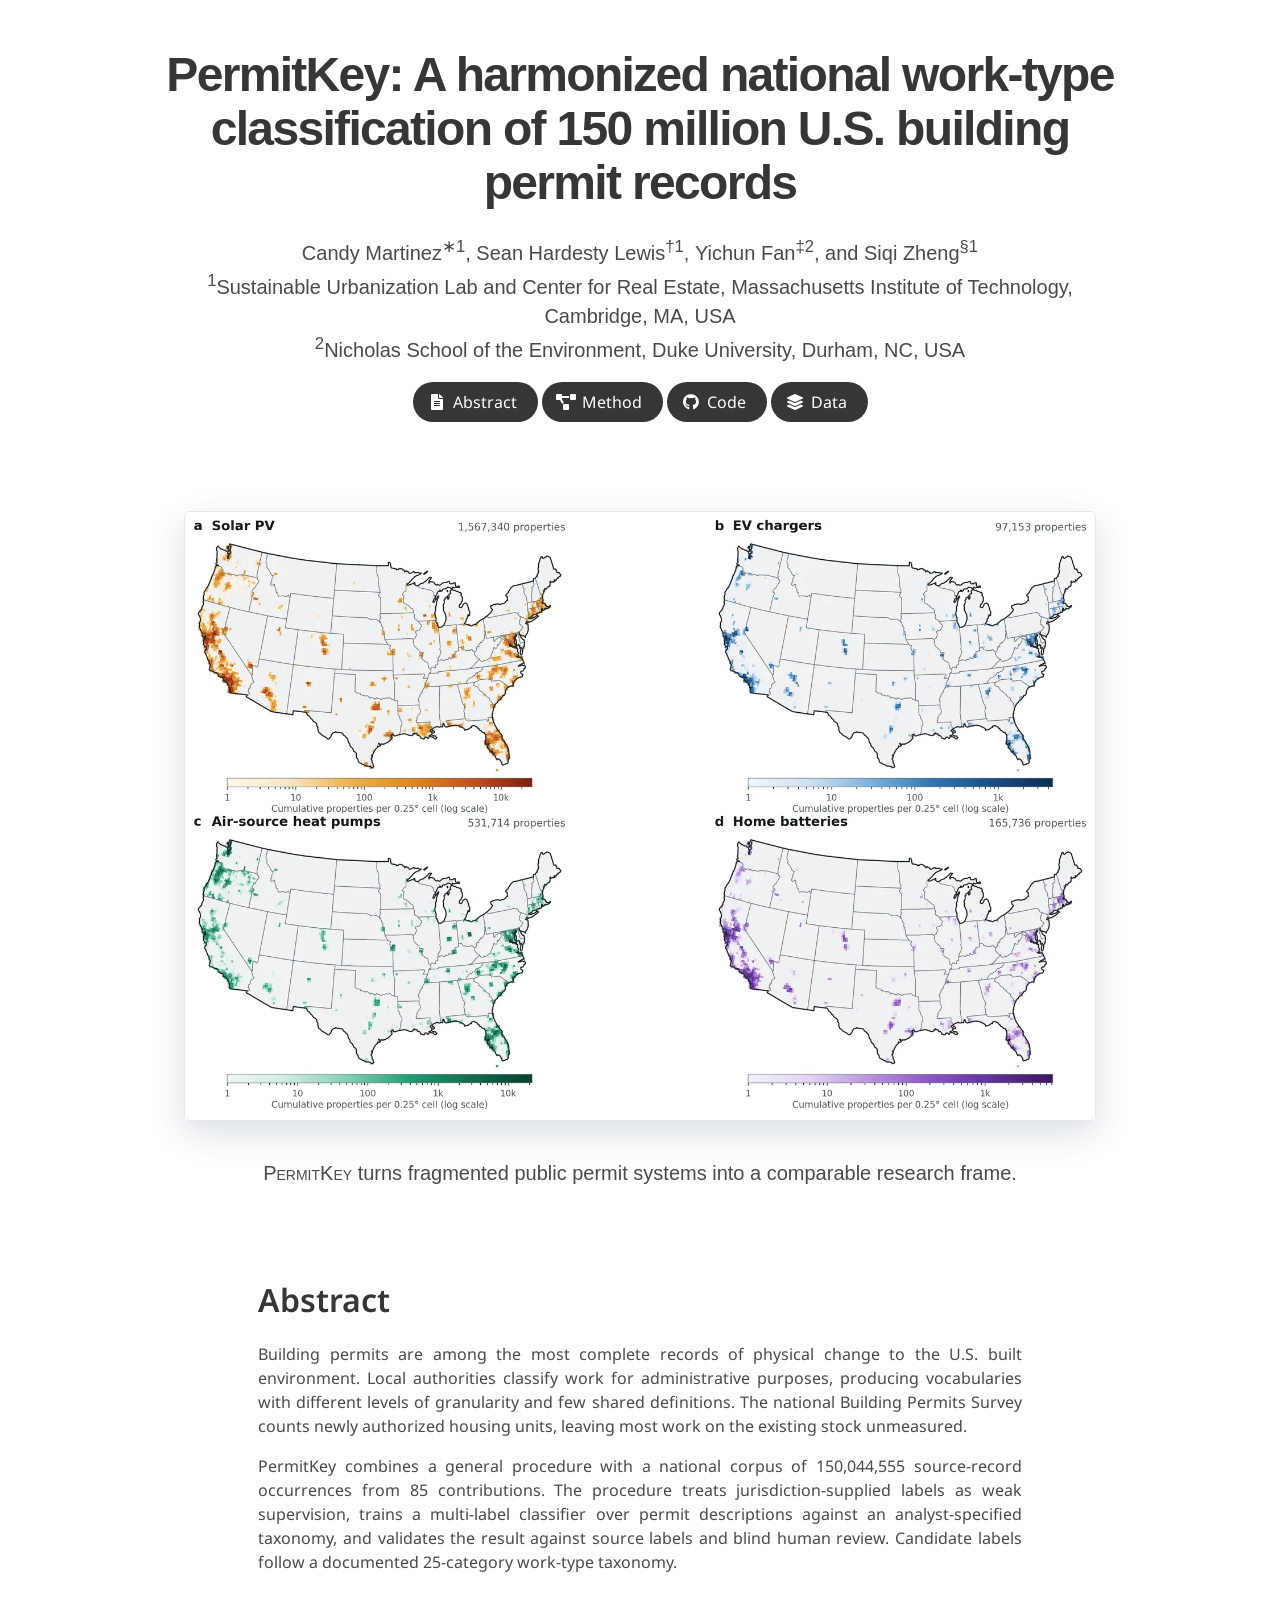
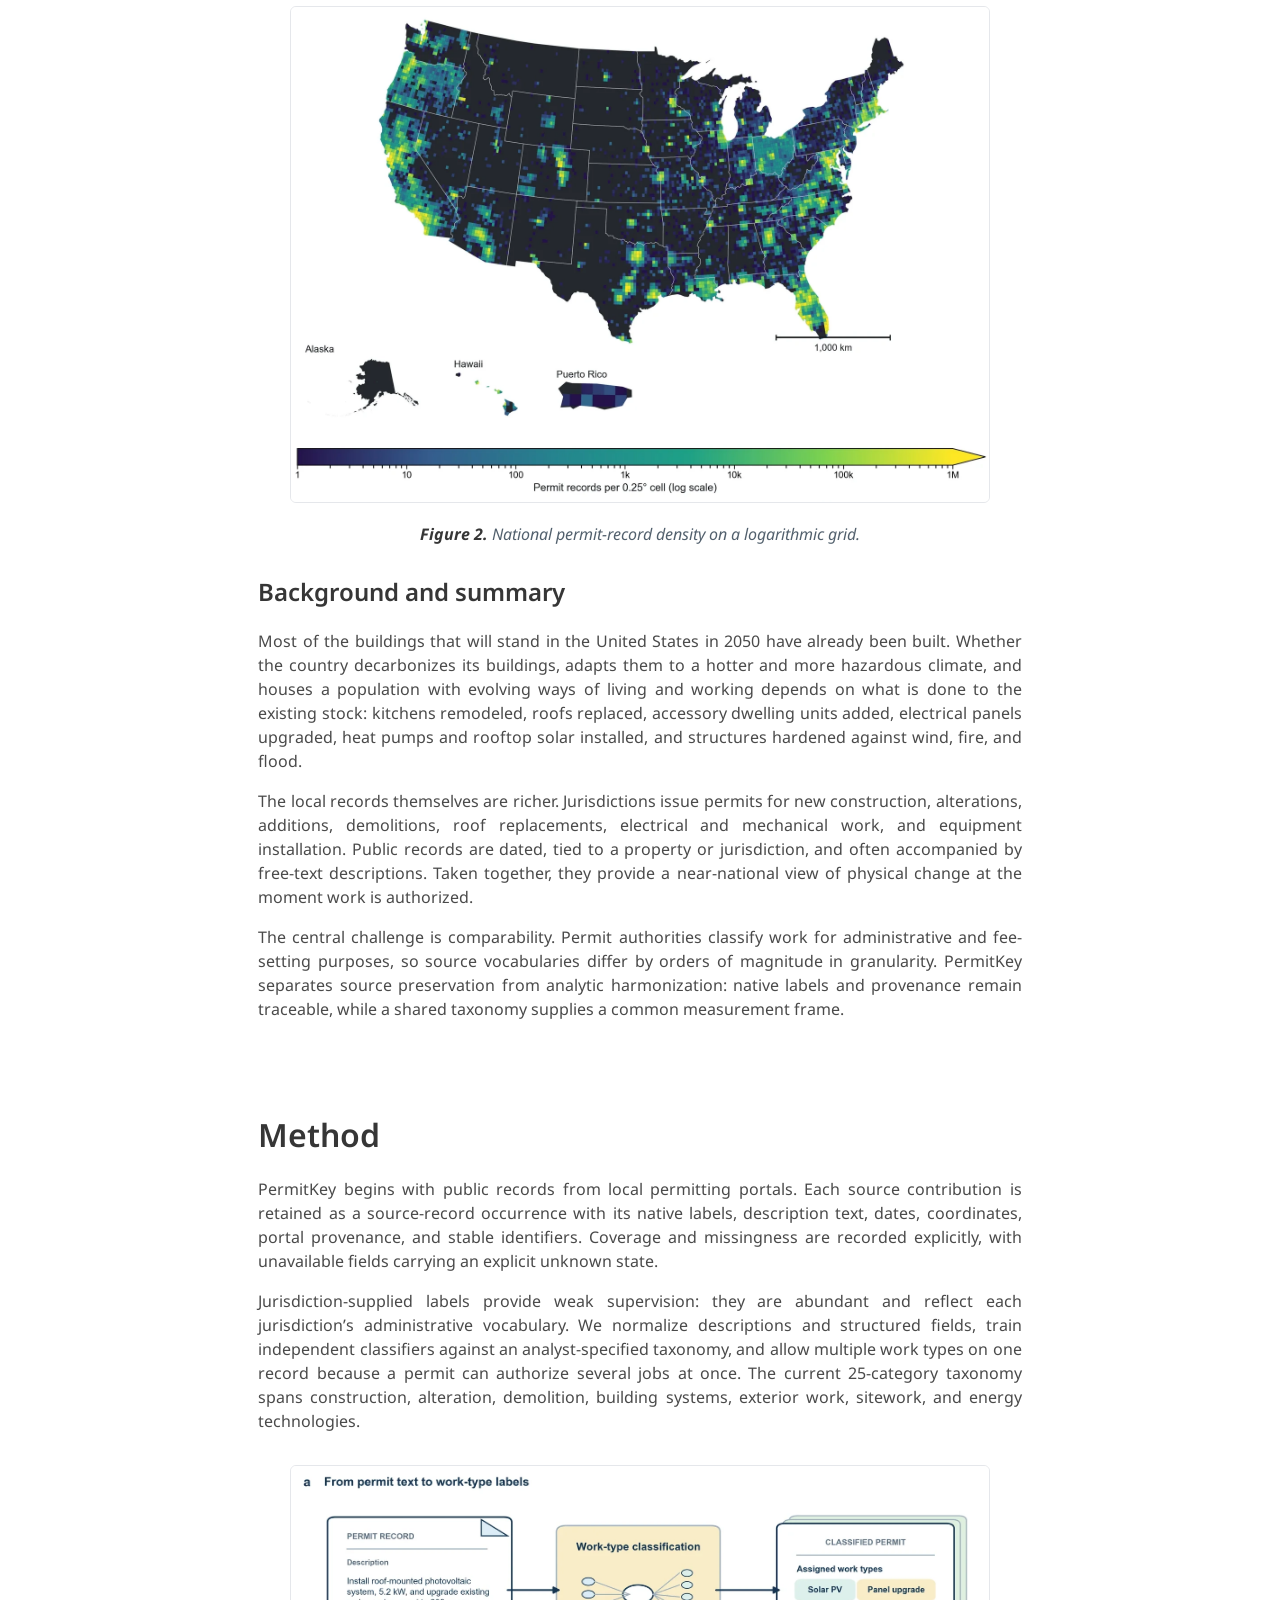
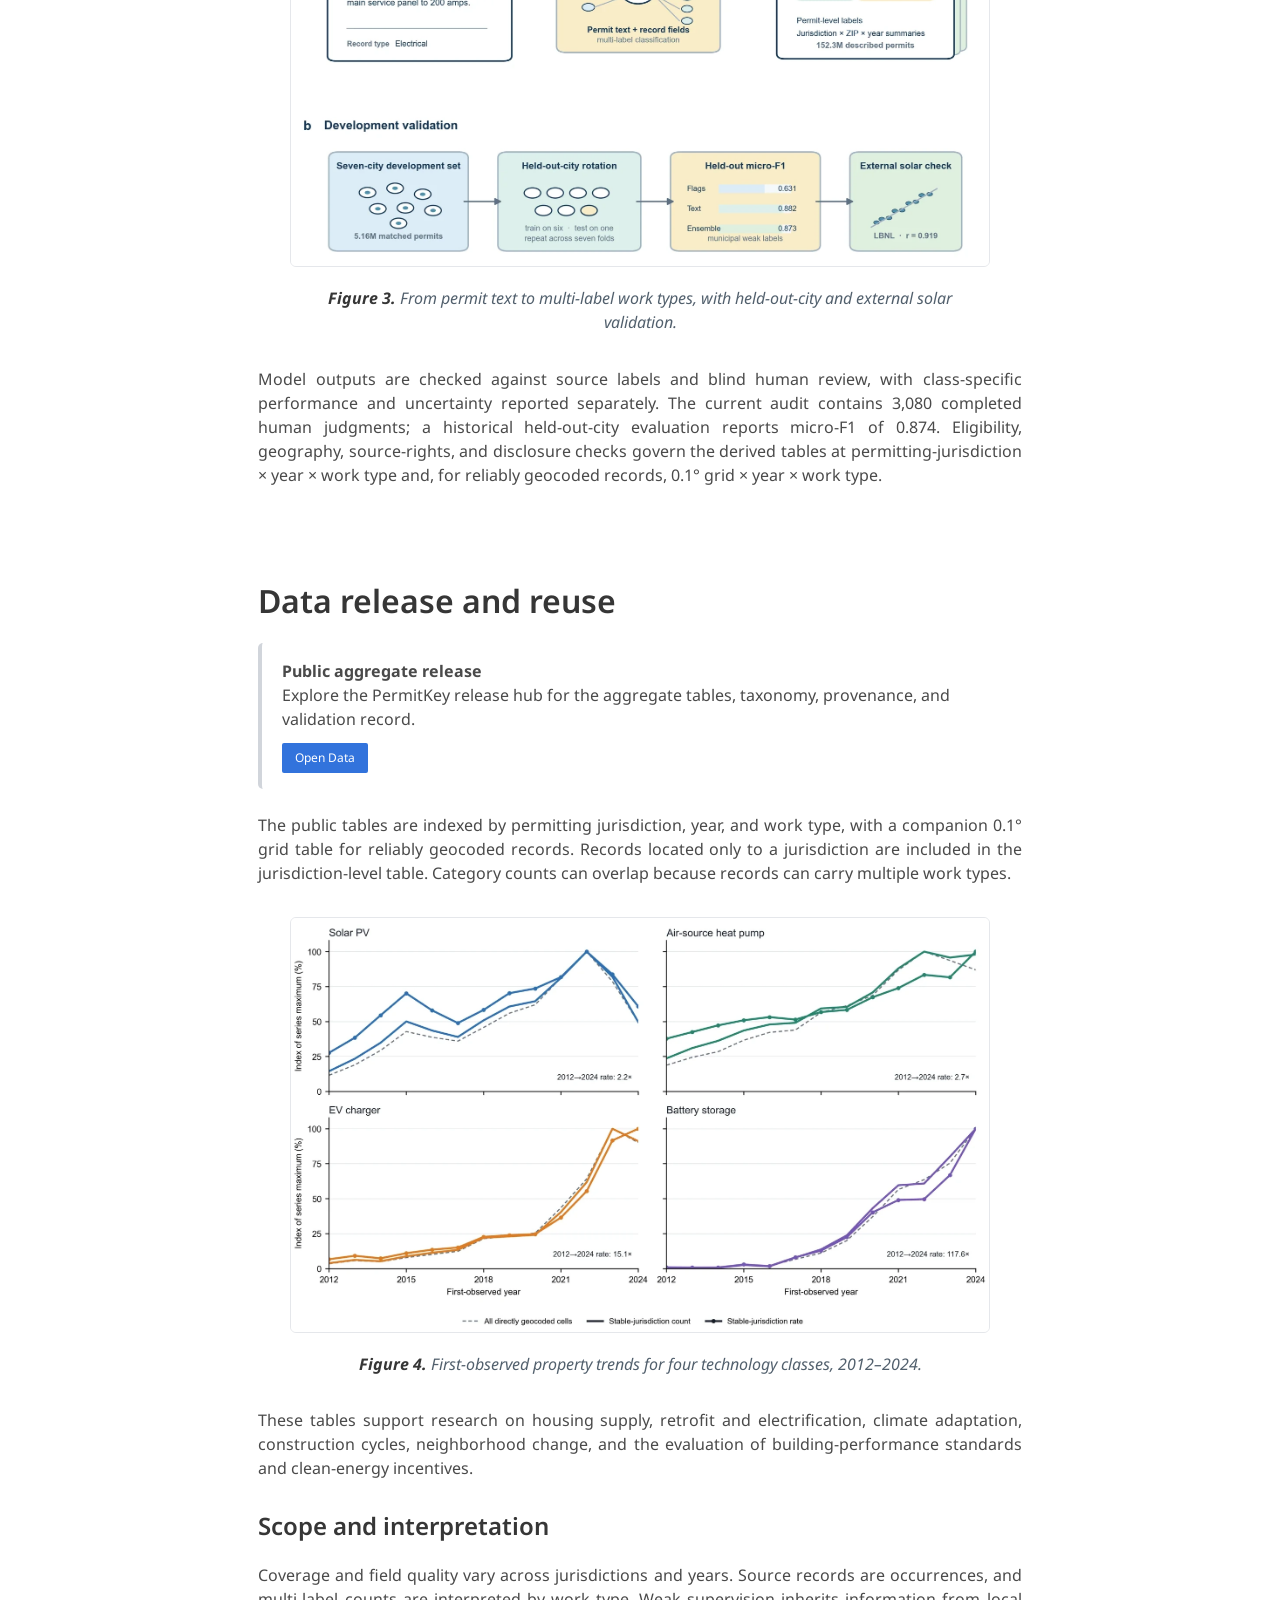
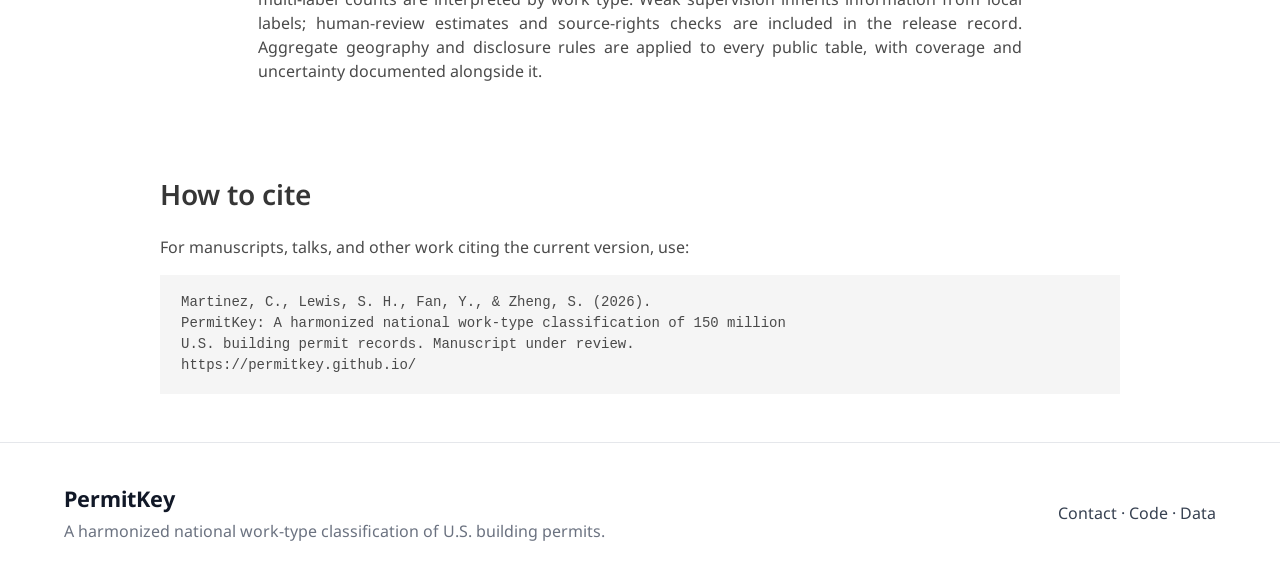
<file: index.html>
<!DOCTYPE html>
<html lang="en">
<head>
  <meta charset="utf-8">
  <meta name="description" content="PermitKey: A harmonized national work-type classification of 150 million U.S. building permit records.">
  <meta name="keywords" content="PermitKey, building permits, open data, construction, cities">
  <meta name="viewport" content="width=device-width, initial-scale=1">
  <title>PermitKey: A harmonized national work-type classification of 150 million U.S. building permit records</title>
  <link href="https://fonts.googleapis.com/css?family=Google+Sans|Noto+Sans|Castoro" rel="stylesheet">
  <link rel="stylesheet" href="./static/css/bulma.min.css">
  <link rel="stylesheet" href="./static/css/fontawesome.all.min.css">
  <link rel="stylesheet" href="./static/css/index.css?v=20260914-white">
  <link rel="icon" href="./static/images/favicon.svg?v=github">
  <style>
    .permit-teaser { background:#fff; }
    .permit-teaser .hero-body { padding-bottom:2rem; }
    .publication-title { letter-spacing:-.035em; }
    .permit-figure { width:100%; border-radius:10px; box-shadow:0 12px 35px rgba(20,50,90,.16); }
    .figure-panel { margin:2.5rem 0; }
    .figure-panel img { display:block; width:100%; height:auto; border:1px solid #e5e7eb; border-radius:6px; }
    .figure-caption { margin-top:.8rem; color:#52606d; line-height:1.55; }
    .dpermit { font-variant:small-caps; }
    .release-note { border-left:4px solid #d1d5db; background:#fff; padding:1rem 1.25rem; border-radius:5px; }
  </style>
</head>
<body>
<section class="hero permit-teaser"><div class="hero-body"><div class="container is-max-desktop"><div class="columns is-centered"><div class="column has-text-centered">
  <h1 class="title is-1 publication-title">PermitKey: A harmonized national work-type classification of 150 million U.S. building permit records</h1>
  <div class="is-size-5 publication-authors"><span class="author-block">Candy Martinez<sup>∗1</sup>,</span> <span class="author-block">Sean Hardesty Lewis<sup>†1</sup>,</span> <span class="author-block">Yichun Fan<sup>‡2</sup>,</span> <span class="author-block">and Siqi Zheng<sup>§1</sup></span></div>
  <div class="is-size-5 publication-authors"><span class="author-block"><sup>1</sup>Sustainable Urbanization Lab and Center for Real Estate, Massachusetts Institute of Technology, Cambridge, MA, USA</span><br><span class="author-block"><sup>2</sup>Nicholas School of the Environment, Duke University, Durham, NC, USA</span></div>
  <div class="column has-text-centered"><div class="publication-links">
    <span class="link-block"><a href="#project" class="external-link button is-normal is-rounded is-dark"><span class="icon"><i class="fas fa-file-alt"></i></span><span>Abstract</span></a></span>
    <span class="link-block"><a href="#method" class="external-link button is-normal is-rounded is-dark"><span class="icon"><i class="fas fa-project-diagram"></i></span><span>Method</span></a></span>
    <span class="link-block"><a href="https://github.com/permitkey" class="external-link button is-normal is-rounded is-dark"><span class="icon"><i class="fab fa-github"></i></span><span>Code</span></a></span>
    <span class="link-block"><a href="./data/" class="external-link button is-normal is-rounded is-dark"><span class="icon"><i class="fas fa-layer-group"></i></span><span>Data</span></a></span>
  </div></div>
</div></div></div></div></section>

<section class="hero teaser"><div class="container is-max-desktop"><div class="hero-body"><figure class="figure-panel" aria-label="Figure 1: 2024 spatial distribution of permit-documented technologies"><img class="permit-figure" src="./static/images/figures/fig4-spatial-technology-adoption.webp" alt="Maps showing 2024 spatial distribution of solar, EV charging, heat pumps, and home batteries"></figure><h2 class="subtitle has-text-centered mt-5"><span class="dpermit">PermitKey</span> turns fragmented public permit systems into a comparable research frame.</h2></div></div></section>

<section class="section" id="project"><div class="container is-max-desktop"><div class="columns is-centered"><div class="column is-four-fifths"><h2 class="title is-3">Abstract</h2><div class="content has-text-justified"><p>Building permits are among the most complete records of physical change to the U.S. built environment. Local authorities classify work for administrative purposes, producing vocabularies with different levels of granularity and few shared definitions. The national Building Permits Survey counts newly authorized housing units, leaving most work on the existing stock unmeasured.</p><p>PermitKey combines a general procedure with a national corpus of 150,044,555 source-record occurrences from 85 contributions. The procedure treats jurisdiction-supplied labels as weak supervision, trains a multi-label classifier over permit descriptions against an analyst-specified taxonomy, and validates the result against source labels and blind human review. Candidate labels follow a documented 25-category work-type taxonomy.</p><figure class="figure-panel"><img src="./static/images/figures/fig1-national-distribution.webp" alt="Map of national building permit record density"><figcaption class="figure-caption"><strong>Figure 2.</strong> National permit-record density on a logarithmic grid.</figure><h3 class="title is-4">Background and summary</h3><p>Most of the buildings that will stand in the United States in 2050 have already been built. Whether the country decarbonizes its buildings, adapts them to a hotter and more hazardous climate, and houses a population with evolving ways of living and working depends on what is done to the existing stock: kitchens remodeled, roofs replaced, accessory dwelling units added, electrical panels upgraded, heat pumps and rooftop solar installed, and structures hardened against wind, fire, and flood.</p><p>The local records themselves are richer. Jurisdictions issue permits for new construction, alterations, additions, demolitions, roof replacements, electrical and mechanical work, and equipment installation. Public records are dated, tied to a property or jurisdiction, and often accompanied by free-text descriptions. Taken together, they provide a near-national view of physical change at the moment work is authorized.</p><p>The central challenge is comparability. Permit authorities classify work for administrative and fee-setting purposes, so source vocabularies differ by orders of magnitude in granularity. PermitKey separates source preservation from analytic harmonization: native labels and provenance remain traceable, while a shared taxonomy supplies a common measurement frame.</p></div></div></div></div></section>

<section class="section" id="method"><div class="container is-max-desktop"><div class="columns is-centered"><div class="column is-four-fifths"><h2 class="title is-3">Method</h2><div class="content has-text-justified"><p>PermitKey begins with public records from local permitting portals. Each source contribution is retained as a source-record occurrence with its native labels, description text, dates, coordinates, portal provenance, and stable identifiers. Coverage and missingness are recorded explicitly, with unavailable fields carrying an explicit unknown state.</p><p>Jurisdiction-supplied labels provide weak supervision: they are abundant and reflect each jurisdiction’s administrative vocabulary. We normalize descriptions and structured fields, train independent classifiers against an analyst-specified taxonomy, and allow multiple work types on one record because a permit can authorize several jobs at once. The current 25-category taxonomy spans construction, alteration, demolition, building systems, exterior work, sitework, and energy technologies.</p><figure class="figure-panel"><img src="./static/images/figures/fig2-classification-workflow.webp" alt="Workflow from permit text to work-type labels and validation"><figcaption class="figure-caption"><strong>Figure 3.</strong> From permit text to multi-label work types, with held-out-city and external solar validation.</figure><p>Model outputs are checked against source labels and blind human review, with class-specific performance and uncertainty reported separately. The current audit contains 3,080 completed human judgments; a historical held-out-city evaluation reports micro-F1 of 0.874. Eligibility, geography, source-rights, and disclosure checks govern the derived tables at permitting-jurisdiction × year × work type and, for reliably geocoded records, 0.1° grid × year × work type.</p></div></div></div></div></section>

<section class="section has-background-light" id="release"><div class="container is-max-desktop"><div class="columns is-centered"><div class="column is-four-fifths"><h2 class="title is-3">Data release and reuse</h2><div class="release-note"><p class="has-text-weight-bold">Public aggregate release</p><p>Explore the PermitKey release hub for the aggregate tables, taxonomy, provenance, and validation record.</p><p class="mt-3"><a class="button is-link is-small" href="./data/">Open Data</a></p></div><div class="content has-text-justified mt-5"><p>The public tables are indexed by permitting jurisdiction, year, and work type, with a companion 0.1° grid table for reliably geocoded records. Records located only to a jurisdiction are included in the jurisdiction-level table. Category counts can overlap because records can carry multiple work types.</p><figure class="figure-panel"><img src="./static/images/figures/fig3-temporal-class-patterns.webp" alt="Temporal patterns for solar, heat pumps, EV chargers, and batteries"><figcaption class="figure-caption"><strong>Figure 4.</strong> First-observed property trends for four technology classes, 2012–2024.</figure><p>These tables support research on housing supply, retrofit and electrification, climate adaptation, construction cycles, neighborhood change, and the evaluation of building-performance standards and clean-energy incentives.</p><h3 class="title is-4">Scope and interpretation</h3><p>Coverage and field quality vary across jurisdictions and years. Source records are occurrences, and multi-label counts are interpreted by work type. Weak supervision inherits information from local labels; human-review estimates and source-rights checks are included in the release record. Aggregate geography and disclosure rules are applied to every public table, with coverage and uncertainty documented alongside it.</p></div></div></div></div></section>

<section class="section" id="BibTeX"><div class="container is-max-desktop content"><h2 class="title">How to cite</h2><p>For manuscripts, talks, and other work citing the current version, use:</p><pre><code>Martinez, C., Lewis, S. H., Fan, Y., &amp; Zheng, S. (2026).
PermitKey: A harmonized national work-type classification of 150 million
U.S. building permit records. Manuscript under review.
https://permitkey.github.io/</code></pre></div></section>

<footer class="footer site-footer"><div class="container"><div class="columns is-vcentered"><div class="column"><p class="site-footer-title">PermitKey</p><p class="site-footer-copy">A harmonized national work-type classification of U.S. building permits.</p></div><div class="column has-text-right"><p><a href="mailto:end@mit.edu">Contact</a> · <a href="https://github.com/permitkey">Code</a> · <a href="./data/">Data</a></p></div></div></div></footer>
</body>
</html>
</file>
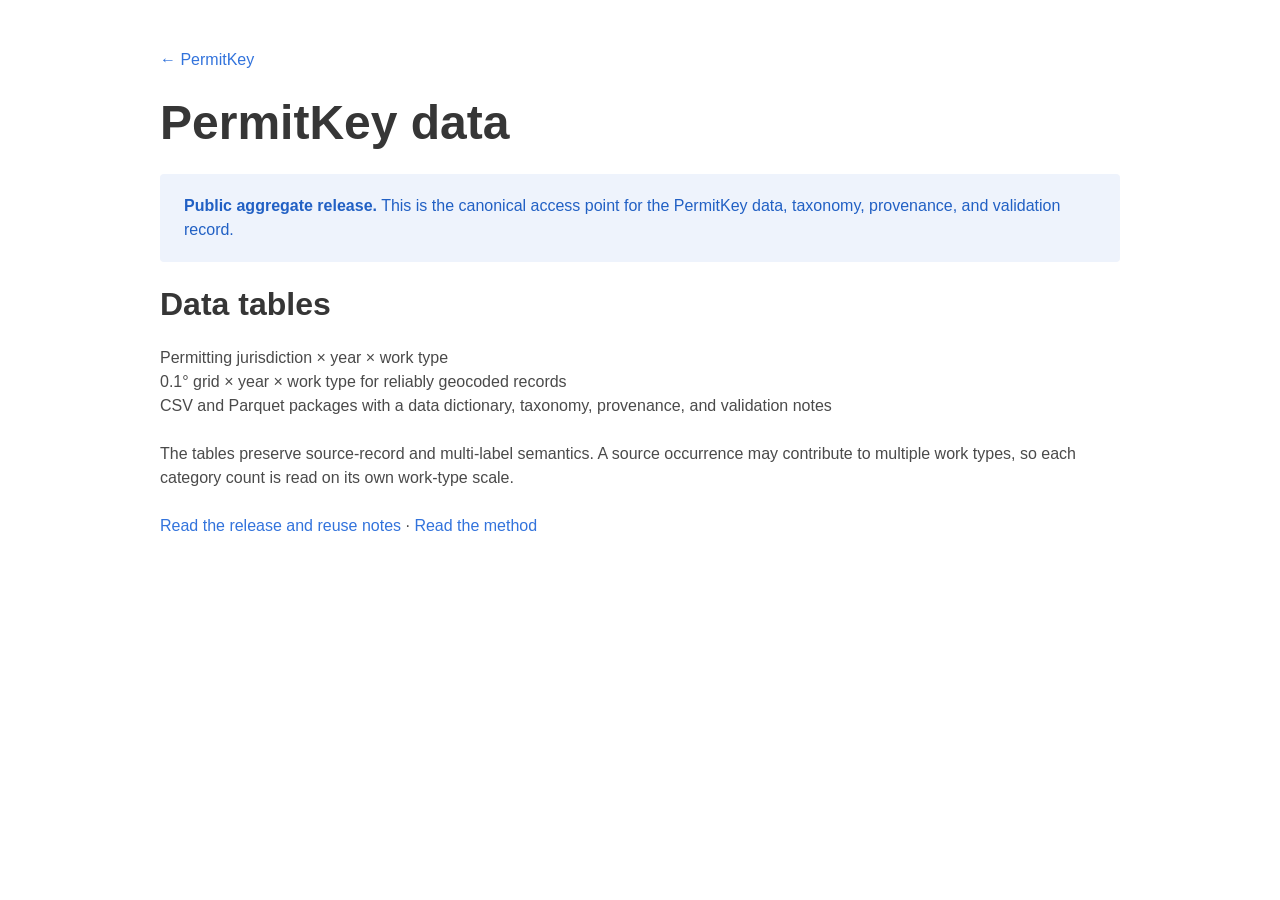
<file: data/index.html>
<!doctype html><html lang="en"><head><meta charset="utf-8"><meta name="viewport" content="width=device-width,initial-scale=1"><title>PermitKey data</title><link rel="stylesheet" href="../static/css/bulma.min.css"><link rel="stylesheet" href="../static/css/index.css?v=20260914-white"><link rel="icon" href="../static/images/favicon.svg?v=github"></head><body><main class="section"><div class="container is-max-desktop"><p><a href="../">← PermitKey</a></p><h1 class="title is-1 mt-5">PermitKey data</h1><div class="notification is-link is-light"><strong>Public aggregate release.</strong> This is the canonical access point for the PermitKey data, taxonomy, provenance, and validation record.</div><h2 class="title is-3">Data tables</h2><ul><li>Permitting jurisdiction × year × work type</li><li>0.1° grid × year × work type for reliably geocoded records</li><li>CSV and Parquet packages with a data dictionary, taxonomy, provenance, and validation notes</li></ul><p class="mt-5">The tables preserve source-record and multi-label semantics. A source occurrence may contribute to multiple work types, so each category count is read on its own work-type scale.</p><p class="mt-5"><a href="../#release">Read the release and reuse notes</a> · <a href="../#method">Read the method</a></p></div></main></body></html>
</file>
<file: static/css/index.css>
body {
  font-family: 'Noto Sans', sans-serif;
  background: #fff;
}

.has-background-light {
  background-color: #fff !important;
}


.footer .icon-link {
    font-size: 25px;
    color: #000;
}

.link-block a {
    margin-top: 5px;
    margin-bottom: 5px;
}

.dnerf {
  font-variant: small-caps;
}


.teaser .hero-body {
  padding-top: 0;
  padding-bottom: 3rem;
}

.teaser {
  font-family: 'Google Sans', sans-serif;
}


.publication-title {
}

.publication-banner {
  max-height: parent;

}

.publication-banner video {
  position: relative;
  left: auto;
  top: auto;
  transform: none;
  object-fit: fit;
}

.publication-header .hero-body {
}

.publication-title {
    font-family: 'Google Sans', sans-serif;
}

.publication-authors {
    font-family: 'Google Sans', sans-serif;
}

.publication-venue {
    color: #555;
    width: fit-content;
    font-weight: bold;
}

.publication-awards {
    color: #ff3860;
    width: fit-content;
    font-weight: bolder;
}

.publication-authors {
}

.publication-authors a {
   color: hsl(204, 86%, 53%) !important;
}

.publication-authors a:hover {
    text-decoration: underline;
}

.author-block {
  display: inline-block;
}

.publication-banner img {
}

.publication-authors {
  /*color: #4286f4;*/
}

.publication-video {
    position: relative;
    width: 100%;
    height: 0;
    padding-bottom: 56.25%;

    overflow: hidden;
    border-radius: 10px !important;
}

.publication-video iframe {
    position: absolute;
    top: 0;
    left: 0;
    width: 100%;
    height: 100%;
}

.publication-body img {
}

.interpolation-panel {
  background: #f5f5f5;
  border-radius: 10px;
}

.interpolation-panel .interpolation-image {
  width: 100%;
  border-radius: 5px;
}

.interpolation-video-column {
}

.interpolation-panel .slider {
  margin: 0 !important;
}

.interpolation-panel .slider {
  margin: 0 !important;
}

#interpolation-image-wrapper {
  width: 100%;
}
#interpolation-image-wrapper img {
  border-radius: 5px;
}

.site-footer {
  background: #fff;
  color: #374151;
  padding: 2.5rem 1.5rem;
  border-top: 1px solid #e5e7eb;
}

.site-footer a { color: #374151; }
.site-footer-title { color: #111827; font-size: 1.35rem; font-weight: 700; margin-bottom: .25rem; }
.site-footer-copy, .site-footer-credit { color: #6b7280; }
.site-footer-credit { font-size: .85rem; margin-top: .4rem; }

@media screen and (max-width: 768px) {
  .site-footer .has-text-right { text-align: left !important; margin-top: 1.25rem; }
}
</file>
